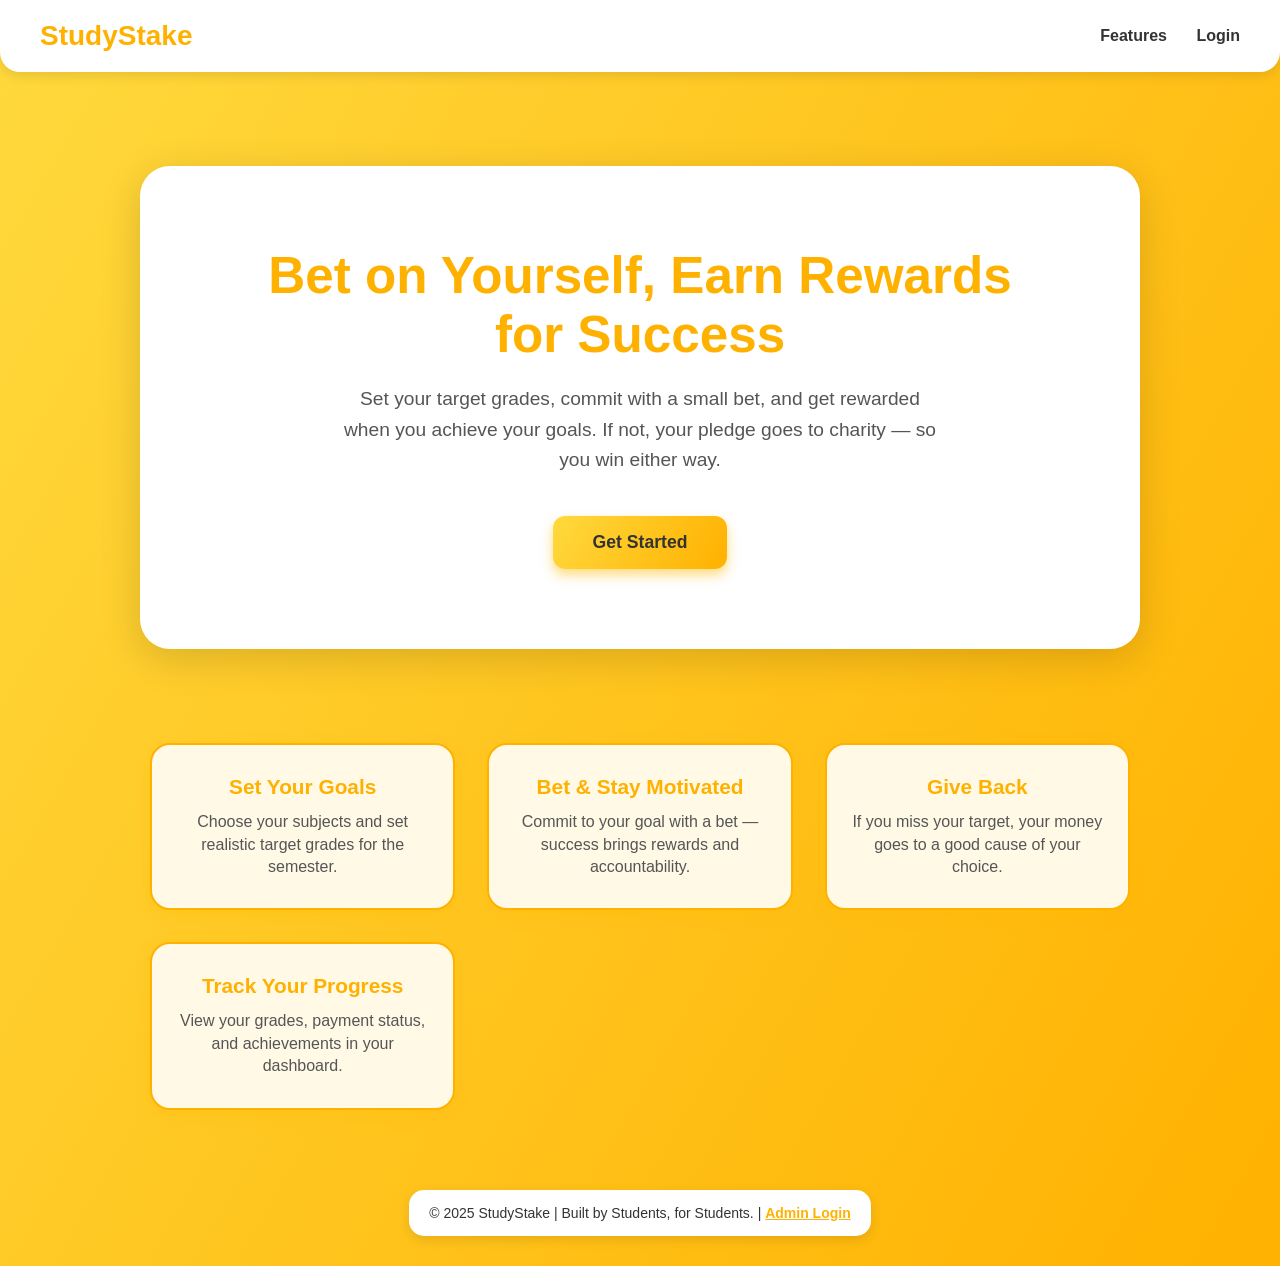
<file: LabActivity - 1128/index.html>
<!DOCTYPE html>
<html>
<head>
  <title>StudyStake | Bet on Your Grades</title>
  <style>
    * {
      margin: 0;
      padding: 0;
      box-sizing: border-box;
      font-family: "Poppins", sans-serif;
    }

    body {
      background: linear-gradient(120deg, #FFD93D, #FFB100);
      color: #333;
      min-height: 100vh;
      display: flex;
      flex-direction: column;
      font-weight: 500;
    }

    header {
      background: #fff;
      padding: 20px 40px;
      display: flex;
      justify-content: space-between;
      align-items: center;
      box-shadow: 0 4px 12px rgba(0,0,0,0.1);
      position: sticky;
      top: 0;
      z-index: 100;
      border-radius: 0 0 20px 20px;
    }

    header h1 {
      font-size: 28px;
      color: #FFB100;
      font-weight: 700;
    }

    nav a {
      margin-left: 25px;
      text-decoration: none;
      color: #333;
      font-weight: 600;
      transition: color 0.3s;
    }

    nav a:hover {
      color: #FFB100;
    }

    .hero {
      flex: 1;
      display: flex;
      align-items: center;
      justify-content: center;
      padding: 80px 10%;
      background: #fff;
      border-radius: 30px;
      margin: 40px auto;
      max-width: 1000px;
      box-shadow: 0 10px 40px rgba(0,0,0,0.15);
      text-align: center;
      flex-direction: column;
      color: #333;
    }

    .hero h2 {
      font-size: 3.2rem;
      font-weight: 700;
      margin-bottom: 20px;
      color: #FFB100;
    }

    .hero p {
      font-size: 1.2rem;
      color: #555;
      max-width: 600px;
      margin-bottom: 40px;
      line-height: 1.6;
    }

    .hero button {
      background: linear-gradient(120deg, #FFD93D, #FFB100);
      color: #333;
      border: none;
      padding: 16px 40px;
      border-radius: 12px;
      font-size: 1.1rem;
      cursor: pointer;
      font-weight: 700;
      box-shadow: 0 6px 12px rgba(255, 185, 0, 0.5);
      transition: background 0.3s, transform 0.3s;
    }

    .hero button:hover {
      background: linear-gradient(120deg, #FFB100, #FFD93D);
      transform: translateY(-4px);
    }

    .features {
      max-width: 1000px;
      margin: 0 auto 80px;
      display: grid;
      grid-template-columns: repeat(auto-fit, minmax(250px, 1fr));
      gap: 32px;
      padding: 0 10px;
      color: #333;
    }

    .feature-card {
      background: #fff9e6;
      border: 2px solid #FFB100;
      border-radius: 20px;
      padding: 30px 25px;
      box-shadow: 0 5px 15px rgba(255, 185, 0, 0.3);
      transition: transform 0.3s, box-shadow 0.3s;
      text-align: center;
    }

    .feature-card:hover {
      transform: translateY(-6px);
      box-shadow: 0 10px 30px rgba(255, 185, 0, 0.5);
    }

    .feature-card h3 {
      font-size: 1.3rem;
      margin-bottom: 12px;
      color: #FFB100;
    }

    .feature-card p {
      font-size: 1rem;
      color: #555;
      line-height: 1.4;
    }

    footer {
      background: #fff;
      max-width: 1000px;
      margin: 0 auto 30px;
      padding: 15px 20px;
      text-align: center;
      font-size: 14px;
      font-weight: 500;
      border-radius: 15px;
      box-shadow: 0 4px 12px rgba(0,0,0,0.1);
      color: #333;
    }

    footer a {
      color: #FFB100;
      font-weight: 600;
      text-decoration: underline;
      transition: color 0.3s;
    }

    footer a:hover {
      color: #FFD93D;
    }

    /* Responsive */
    @media (max-width: 720px) {
      .hero h2 {
        font-size: 2.4rem;
      }
      .hero p {
        font-size: 1rem;
      }
      .features {
        grid-template-columns: 1fr;
        padding: 0 20px;
      }
      footer {
        margin: 20px;
      }
    }
  </style>
</head>
<body>
  <header>
    <h1>StudyStake</h1>
    <nav>
      <a href="#features">Features</a>
      <a href="login.html">Login</a>
    </nav>
  </header>
	
	<br><br><br>
	
  <section class="hero">
    <h2>Bet on Yourself, Earn Rewards for Success</h2>
    <p>Set your target grades, commit with a small bet, and get rewarded when you achieve your goals. If not, your pledge goes to charity — so you win either way.</p>
    <button onclick="window.location.href='login.html'">Get Started</button>
  </section>
  
	<br><br><br>

  <section class="features" id="features">
    <div class="feature-card">
      <h3>Set Your Goals</h3>
      <p>Choose your subjects and set realistic target grades for the semester.</p>
    </div>

    <div class="feature-card">
      <h3>Bet & Stay Motivated</h3>
      <p>Commit to your goal with a bet — success brings rewards and accountability.</p>
    </div>

    <div class="feature-card">
      <h3>Give Back</h3>
      <p>If you miss your target, your money goes to a good cause of your choice.</p>
    </div>

    <div class="feature-card">
      <h3>Track Your Progress</h3>
      <p>View your grades, payment status, and achievements in your dashboard.</p>
    </div>
  </section>

  <footer>
    <p>© 2025 StudyStake | Built by Students, for Students. | <a href="admin_login.html">Admin Login</a></p>
  </footer>
</body>
</html>
</file>
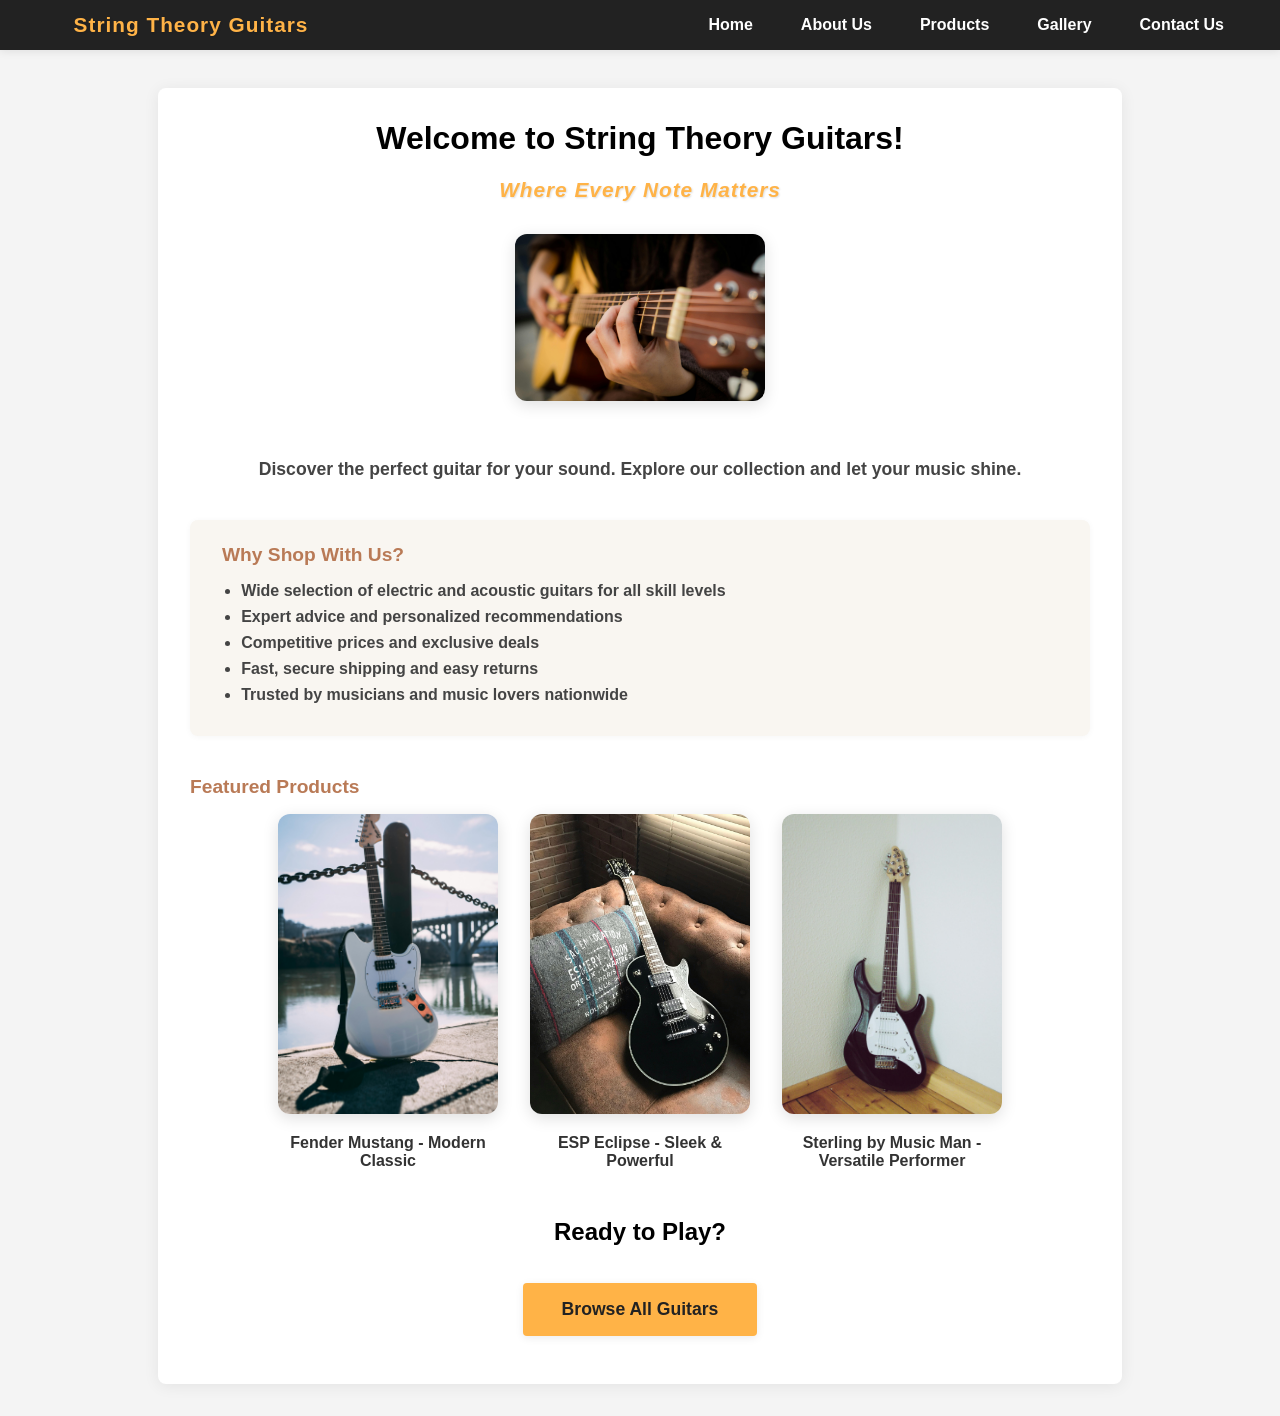
<file: LabExam/index.html>
<!DOCTYPE html>
<html lang="en">
<head>
    <meta charset="UTF-8">
    <meta name="viewport" content="width=device-width, initial-scale=1.0">
    <title>Home</title>
    <link rel="stylesheet" href="style.css">
</head>
<body>
    <nav>
        <div class="nav-branding">
            <span class="shop-name">String Theory Guitars</span>
        </div>
        <ul>
            <li><a href="index.html">Home</a></li>
            <li><a href="aboutus.html">About Us</a></li>
            <li><a href="products.html">Products</a></li>
            <li><a href="gallery.html">Gallery</a></li>
            <li><a href="contactus.html">Contact Us</a></li>
        </ul>
    </nav>
    <div class="container">
        <main>
            <h1>Welcome to String Theory Guitars!</h1>
            <div class="slogan">Where Every Note Matters</div>
            <div class="guitar-gallery">
                <img src="guitar3.jpg" alt="Close-up of hand playing acoustic guitar" class="guitar-img guitar-img-large">
            </div>
            <p class="home-desc">Discover the perfect guitar for your sound. Explore our collection and let your music shine.</p>

            <section class="highlights">
                <h2>Why Shop With Us?</h2>
                <ul>
                    <li>Wide selection of electric and acoustic guitars for all skill levels</li>
                    <li>Expert advice and personalized recommendations</li>
                    <li>Competitive prices and exclusive deals</li>
                    <li>Fast, secure shipping and easy returns</li>
                    <li>Trusted by musicians and music lovers nationwide</li>
                </ul>
            </section>

            <section class="featured-products">
                <h2>Featured Products</h2>
                <div class="featured-list">
                    <div class="featured-item">
                        <img src="guitar1.jpg" alt="Electric guitar by the water" class="guitar-img">
                        <div class="featured-caption">Fender Mustang - Modern Classic</div>
                    </div>
                    <div class="featured-item">
                        <img src="guitar2.jpg" alt="Black electric guitar on couch" class="guitar-img">
                        <div class="featured-caption">ESP Eclipse - Sleek & Powerful</div>
                    </div>
                    <div class="featured-item">
                        <img src="guitar4.jpg" alt="Black electric guitar in corner" class="guitar-img">
                        <div class="featured-caption">Sterling by Music Man - Versatile Performer</div>
                    </div>
                </div>
            </section>

            <section class="cta">
                <h2>Ready to Play?</h2>
                <a href="products.html" class="cta-btn">Browse All Guitars</a>
            </section>
        </main>
    </div>
</body>
<script src="script.js"></script>
</html>
</file>
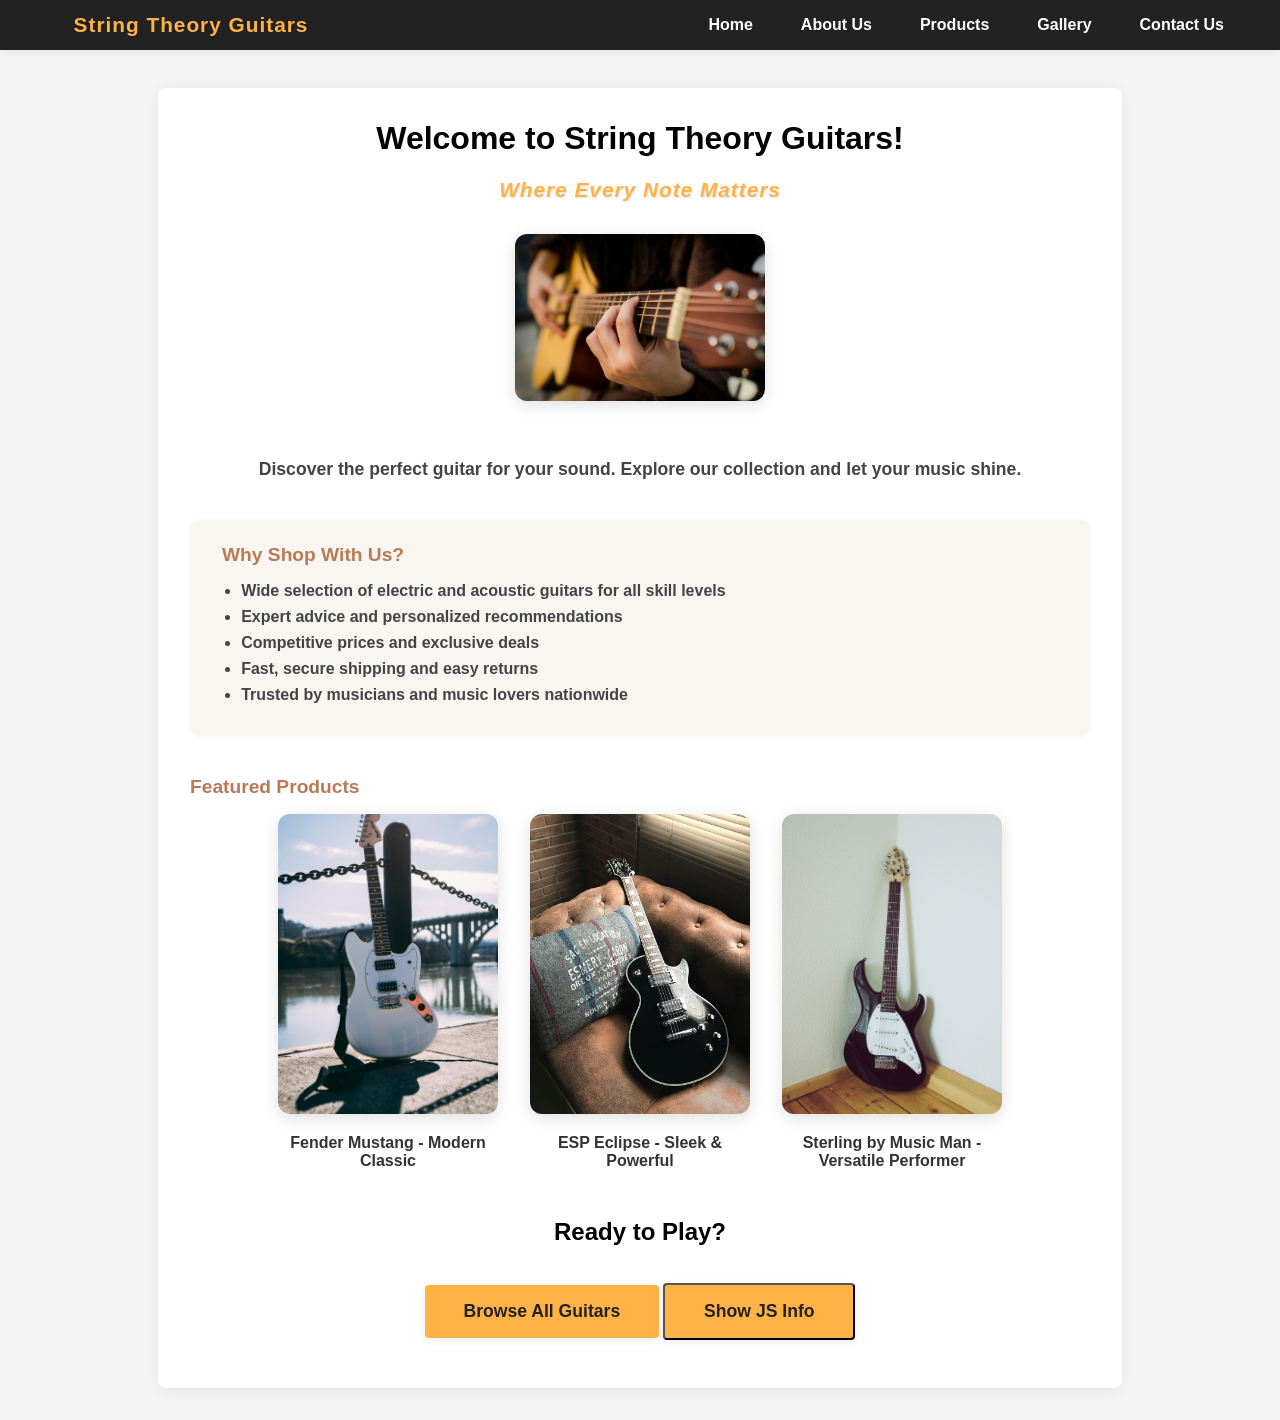
<file: MidtermQuiz1/index.html>
<!DOCTYPE html>
<html lang="en">
<head>
    <meta charset="UTF-8">
    <meta name="viewport" content="width=device-width, initial-scale=1.0">
    <title>Home</title>
    <link rel="stylesheet" href="style.css">
</head>
<body>
    <nav>
        <div class="nav-branding">
            <span class="shop-name">String Theory Guitars</span>
        </div>
        <ul>
            <li><a href="index.html">Home</a></li>
            <li><a href="aboutus.html">About Us</a></li>
            <li><a href="products.html">Products</a></li>
            <li><a href="gallery.html">Gallery</a></li>
            <li><a href="contactus.html">Contact Us</a></li>
        </ul>
    </nav>
    <div class="container">
        <main>
            <h1>Welcome to String Theory Guitars!</h1>
            <div class="slogan">Where Every Note Matters</div>
            <div class="guitar-gallery">
                <img src="guitar3.jpg" alt="Close-up of hand playing acoustic guitar" class="guitar-img guitar-img-large">
            </div>
            <p class="home-desc">Discover the perfect guitar for your sound. Explore our collection and let your music shine.</p>

            <section class="highlights">
                <h2>Why Shop With Us?</h2>
                <ul>
                    <li>Wide selection of electric and acoustic guitars for all skill levels</li>
                    <li>Expert advice and personalized recommendations</li>
                    <li>Competitive prices and exclusive deals</li>
                    <li>Fast, secure shipping and easy returns</li>
                    <li>Trusted by musicians and music lovers nationwide</li>
                </ul>
            </section>

            <section class="featured-products">
                <h2>Featured Products</h2>
                <div class="featured-list">
                    <div class="featured-item">
                        <img src="guitar1.jpg" alt="Electric guitar by the water" class="guitar-img">
                        <div class="featured-caption">Fender Mustang - Modern Classic</div>
                    </div>
                    <div class="featured-item">
                        <img src="guitar2.jpg" alt="Black electric guitar on couch" class="guitar-img">
                        <div class="featured-caption">ESP Eclipse - Sleek & Powerful</div>
                    </div>
                    <div class="featured-item">
                        <img src="guitar4.jpg" alt="Black electric guitar in corner" class="guitar-img">
                        <div class="featured-caption">Sterling by Music Man - Versatile Performer</div>
                    </div>
                </div>
            </section>

            <section class="cta">
                <h2>Ready to Play?</h2>
                <a href="products.html" class="cta-btn">Browse All Guitars</a>
                <button id="showJsInfo" class="cta-btn" type="button">Show JS Info</button>
            </section>
        </main>
    </div>
</body>
<script src="script.js"></script>
</html>
</file>
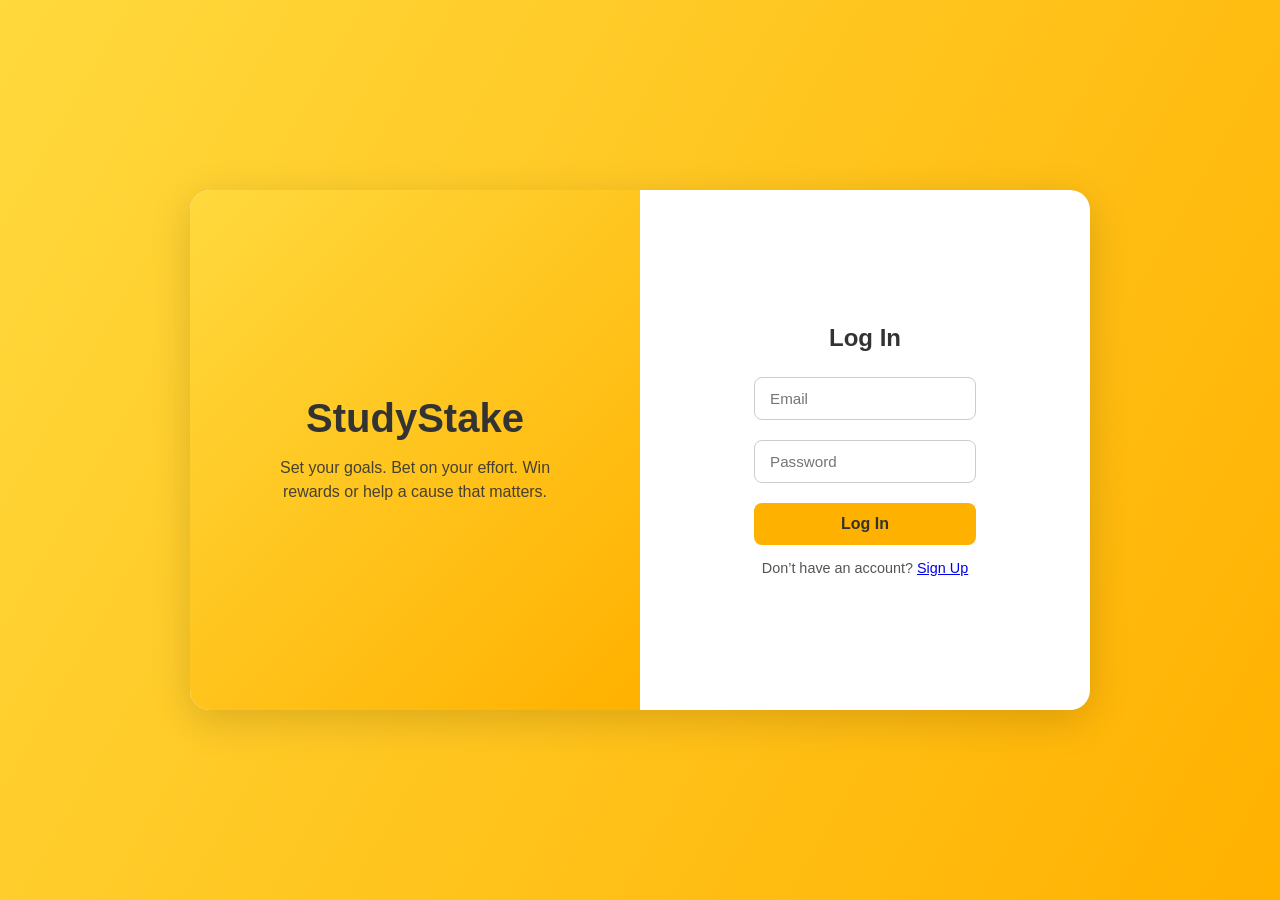
<file: LabActivity - 1128/login.html>
<!DOCTYPE html>
<html>
<head>
  <title>StudyStake | Login</title>
  <style>
    * {
      margin: 0;
      padding: 0;
      box-sizing: border-box;
      font-family: "Poppins", sans-serif;
    }

    body {
      display: flex;
      height: 100vh;
      background: linear-gradient(120deg, #FFD93D, #FFB100);
      align-items: center;
      justify-content: center;
    }

    .wrapper {
      display: flex;
      width: 900px;
      height: 520px;
      background: #fff;
      border-radius: 20px;
      overflow: hidden;
      box-shadow: 0 10px 40px rgba(0, 0, 0, 0.15);
    }

    .left {
      width: 50%;
      background: linear-gradient(135deg, #FFD93D, #FFB100);
      color: #333;
      display: flex;
      flex-direction: column;
      justify-content: center;
      align-items: center;
      text-align: center;
      padding: 40px;
    }

    .left h1 {
      font-size: 2.5em;
      font-weight: 700;
      margin-bottom: 15px;
    }

    .left p {
      font-size: 1em;
      line-height: 1.5;
      max-width: 320px;
      opacity: 0.9;
    }

    .right {
      width: 50%;
      padding: 50px;
      display: flex;
      flex-direction: column;
      justify-content: center;
      align-items: center;
      position: relative;
    }

    h2 {
      margin-bottom: 25px;
      color: #333;
    }

    .input-box {
      width: 100%;
      margin-bottom: 20px;
      position: relative;
    }

    .input-box input {
      width: 100%;
      padding: 12px 15px;
      border: 1px solid #ccc;
      border-radius: 8px;
      font-size: 0.95em;
      transition: 0.2s;
    }

    .input-box input:focus {
      border-color: #FFB100;
      box-shadow: 0 0 0 2px rgba(255, 185, 0, 0.2);
      outline: none;
    }

    .btn {
      width: 100%;
      padding: 12px;
      background: #FFB100;
      border: none;
      color: #333;
      font-size: 1em;
      border-radius: 8px;
      cursor: pointer;
      transition: 0.3s;
      font-weight: 600;
    }

    .btn:hover {
      background: #e0a000;
    }

    .toggle {
      margin-top: 15px;
      font-size: 0.9em;
      color: #555;
    }

    .toggle span {
      color: #FFB100;
      cursor: pointer;
      font-weight: 600;
      transition: 0.2s;
    }

    .toggle span:hover {
      text-decoration: underline;
    }

    .fade {
      animation: fadeIn 0.4s ease-in-out;
    }

    @keyframes fadeIn {
      from {opacity: 0; transform: translateY(10px);}
      to {opacity: 1; transform: translateY(0);}
    }

    @media (max-width: 800px) {
      .wrapper {
        flex-direction: column;
        width: 95%;
        height: auto;
      }
      .left, .right {
        width: 100%;
        height: auto;
      }
      .left {
        padding: 30px;
      }
      .error {
        color: red;
        font-size: 12px;
      }
    }
  </style>
</head>
<body>

  <div class="wrapper">
    <div class="left">
      <h1>StudyStake</h1>
      <p>Set your goals. Bet on your effort. Win rewards or help a cause that matters.</p>
    </div>

    <div class="right fade" id="form-container">
      <h2 id="form-title">Log In</h2>

      <form id="auth-form" action="login_process.php" method="POST">
        <div class="input-box">
          <input type="email" id="email" name="email" placeholder="Email" required />
          <span id="emailError" class="error"></span>
        </div>

        <div class="input-box">
          <input type="password" id="password" name="password" placeholder="Password" required />
          <span id="passwordError" class="error"></span>
        </div>

        <button type="submit" class="btn" id="submit-btn">Log In</button>
      </form>

      <div class="toggle">
        <p id="toggle-text">Don’t have an account? <a href="signup.html">Sign Up</a></p>
      </div>
    </div>
  </div>

</body>
</html>
</file>
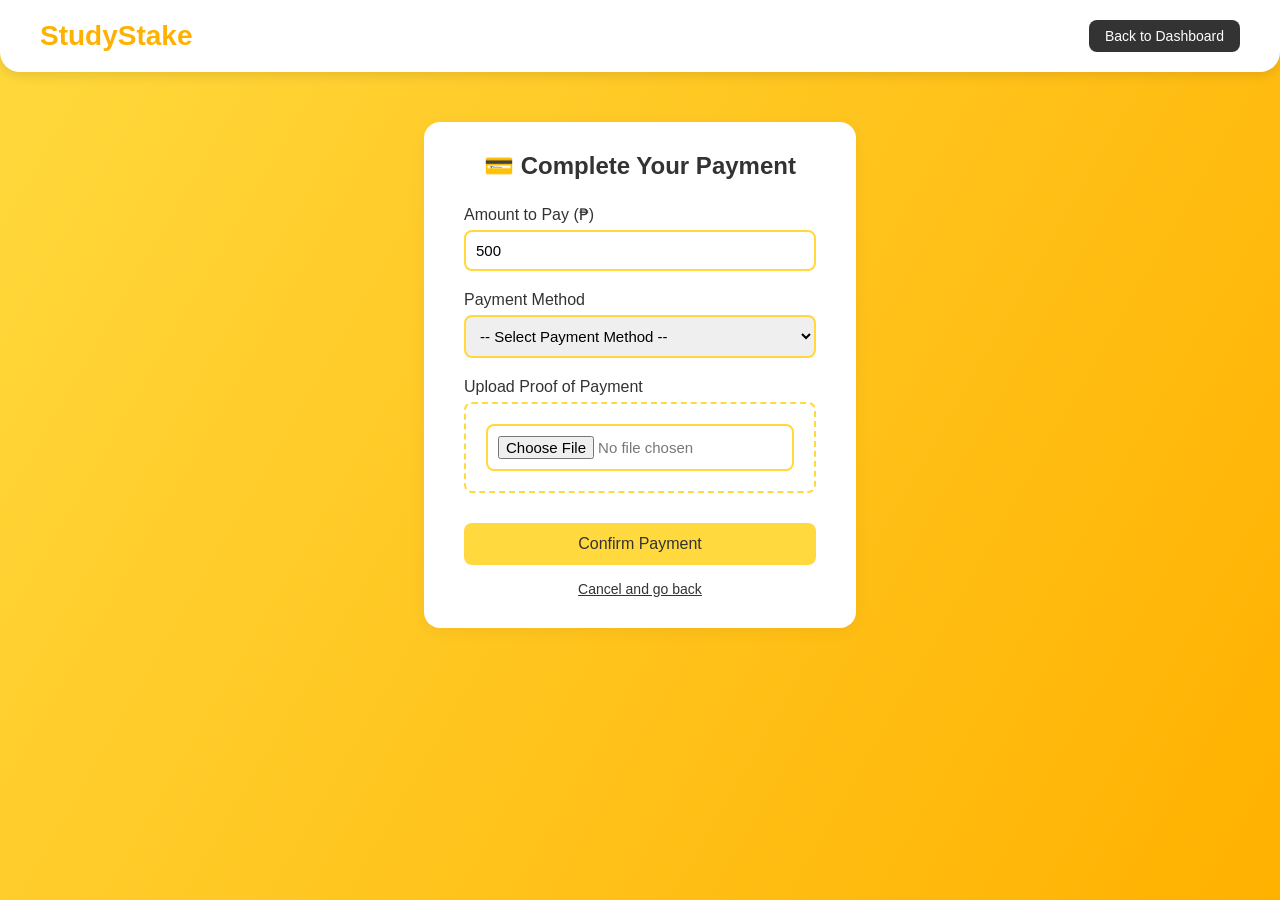
<file: LabActivity - 1128/payment.html>
<!DOCTYPE html>
<head>
  <title>Payment | StudyStake</title>
  <style>
    * {
      margin: 0;
      padding: 0;
      box-sizing: border-box;
      font-family: "Poppins", sans-serif;
    }

    body {
      background: linear-gradient(120deg, #FFD93D, #FFB100);
      color: #333;
      min-height: 100vh;
      display: flex;
      flex-direction: column;
      font-weight: 500;
    }

    header {
      background: #fff;
      padding: 20px 40px;
      display: flex;
      justify-content: space-between;
      align-items: center;
      box-shadow: 0 4px 12px rgba(0,0,0,0.1);
      position: sticky;
      top: 0;
      z-index: 100;
      border-radius: 0 0 20px 20px;
    }

    header h1 {
      font-size: 28px;
      color: #FFB100;
      font-weight: 700;
    }

    header a {
      background-color: #333;
      color: #fff;
      text-decoration: none;
      padding: 8px 16px;
      border-radius: 8px;
      font-size: 14px;
      transition: 0.3s;
    }

    header a:hover {
      background-color: #555;
    }

    .container {
      max-width: 600px;
      margin: 50px auto;
      background: #fff;
      border-radius: 16px;
      box-shadow: 0 4px 15px rgba(0,0,0,0.05);
      padding: 30px 40px;
    }

    h2 {
      text-align: center;
      margin-bottom: 25px;
      color: #333;
    }

    form {
      display: flex;
      flex-direction: column;
      gap: 20px;
    }

    label {
      font-weight: 500;
      margin-bottom: 6px;
      display: block;
    }

    input, select {
      width: 100%;
      padding: 10px;
      border-radius: 8px;
      border: 2px solid #FFD93D;
      outline: none;
      transition: 0.3s;
      font-size: 15px;
    }

    input:focus, select:focus {
      border-color: #ffcc00;
      background-color: #fffce0;
    }

    button {
      background-color: #FFD93D;
      color: #333;
      border: none;
      padding: 12px;
      border-radius: 8px;
      font-size: 16px;
      cursor: pointer;
      transition: 0.3s;
      margin-top: 10px;
    }

    button:hover {
      background-color: #ffcc00;
    }

    .upload {
      border: 2px dashed #FFD93D;
      border-radius: 8px;
      padding: 20px;
      text-align: center;
      color: #777;
    }

    .back-link {
      text-align: center;
      margin-top: 15px;
    }

    .back-link a {
      color: #333;
      text-decoration: underline;
      font-size: 14px;
    }

    .back-link a:hover {
      color: #ffb703;
    }

    /* Responsive */
    @media (max-width: 720px) {
      .container {
        padding: 20px;
      }
      h2 {
        font-size: 2rem;
      }
      label, input, select {
        font-size: 14px;
      }
    }
  </style>
</head>
<body>
  <header>
    <h1>StudyStake</h1>
    <a href="dashboard.html">Back to Dashboard</a>
  </header>

  <div class="container">
    <h2>💳 Complete Your Payment</h2>

    <form action="dashboard.html" method="POST">
      <div>
        <label for="amount">Amount to Pay (₱)</label>
        <input type="number" id="amount" name="amount" value="500" readonly>
      </div>

      <div>
        <label for="method">Payment Method</label>
        <select id="method" name="method" required>
          <option value="">-- Select Payment Method --</option>
          <option value="gcash">GCash</option>
          <option value="maya">Maya</option>
          <option value="paypal">PayPal</option>
          <option value="card">Credit / Debit Card</option>
        </select>
      </div>

      <div>
        <label>Upload Proof of Payment</label>
        <div class="upload">
          <input type="file" name="receipt" accept="image/*" required>
        </div>
      </div>

      <button type="submit">Confirm Payment</button>
    </form>

    <div class="back-link">
      <a href="set_target.html">Cancel and go back</a>
    </div>
  </div>
</body>
</html>
</file>
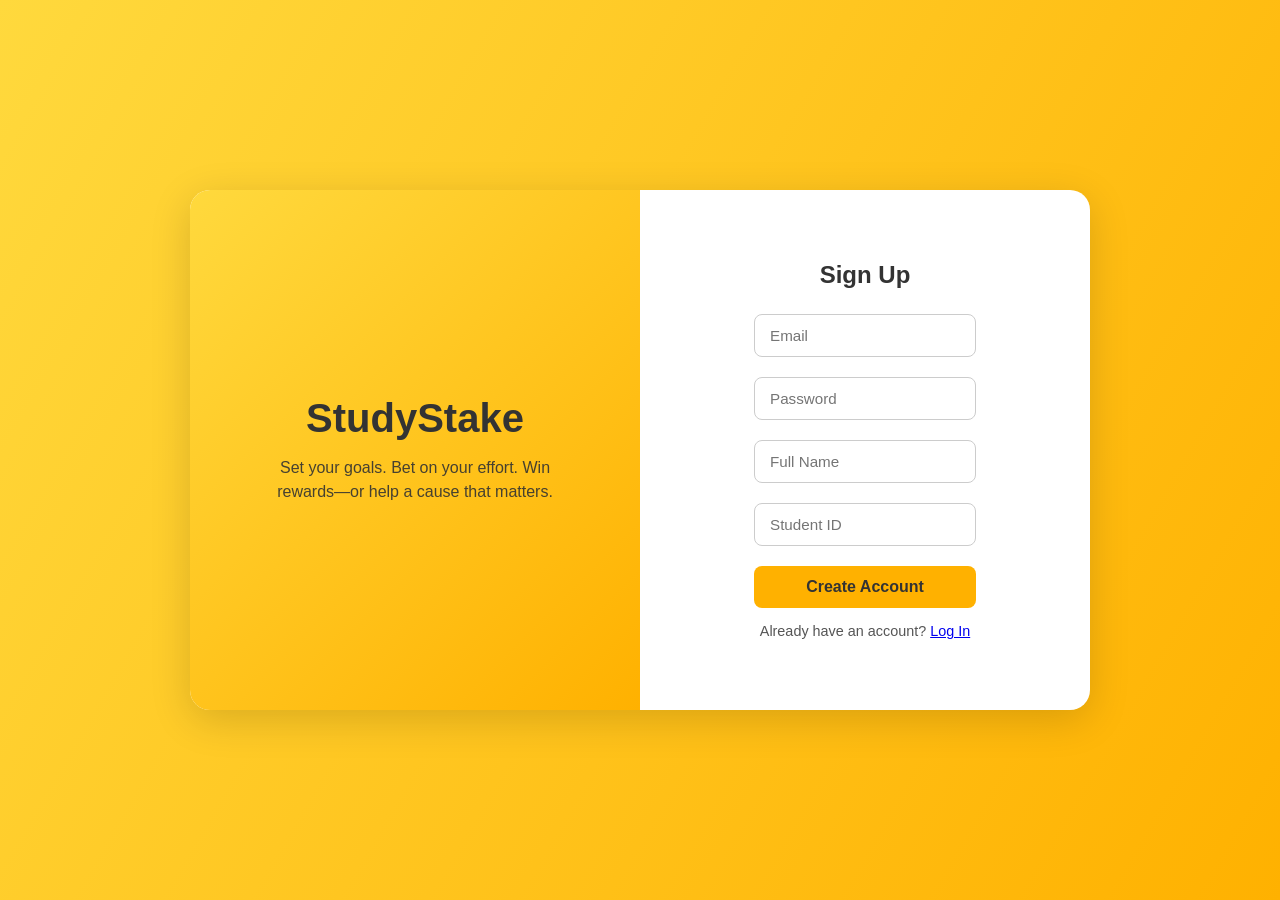
<file: LabActivity - 1128/signup.html>
<!DOCTYPE html>
<html>
<head>
  <title>StudyStake | Sign Up</title>
  <style>
    * {
      margin: 0;
      padding: 0;
      box-sizing: border-box;
      font-family: "Poppins", sans-serif;
    }

    body {
      display: flex;
      height: 100vh;
      background: linear-gradient(120deg, #FFD93D, #FFB100);
      align-items: center;
      justify-content: center;
    }

    .wrapper {
      display: flex;
      width: 900px;
      height: 520px;
      background: #fff;
      border-radius: 20px;
      overflow: hidden;
      box-shadow: 0 10px 40px rgba(0, 0, 0, 0.15);
    }

    .left {
      width: 50%;
      background: linear-gradient(135deg, #FFD93D, #FFB100);
      color: #333;
      display: flex;
      flex-direction: column;
      justify-content: center;
      align-items: center;
      text-align: center;
      padding: 40px;
    }

    .left h1 {
      font-size: 2.5em;
      font-weight: 700;
      margin-bottom: 15px;
    }

    .left p {
      font-size: 1em;
      line-height: 1.5;
      max-width: 320px;
      opacity: 0.9;
    }

    .right {
      width: 50%;
      padding: 50px;
      display: flex;
      flex-direction: column;
      justify-content: center;
      align-items: center;
      position: relative;
    }

    h2 {
      margin-bottom: 25px;
      color: #333;
    }

    .input-box {
      width: 100%;
      margin-bottom: 20px;
      position: relative;
    }

    .input-box input {
      width: 100%;
      padding: 12px 15px;
      border: 1px solid #ccc;
      border-radius: 8px;
      font-size: 0.95em;
      transition: 0.2s;
    }

    .input-box input:focus {
      border-color: #FFB100;
      box-shadow: 0 0 0 2px rgba(255, 185, 0, 0.2);
      outline: none;
    }

    .btn {
      width: 100%;
      padding: 12px;
      background: #FFB100;
      border: none;
      color: #333;
      font-size: 1em;
      border-radius: 8px;
      cursor: pointer;
      transition: 0.3s;
      font-weight: 600;
    }

    .btn:hover {
      background: #e0a000;
    }

    .toggle {
      margin-top: 15px;
      font-size: 0.9em;
      color: #555;
    }

    .toggle span {
      color: #FFB100;
      cursor: pointer;
      font-weight: 600;
      transition: 0.2s;
    }

    .toggle span:hover {
      text-decoration: underline;
    }

    .fade {
      animation: fadeIn 0.4s ease-in-out;
    }

    @keyframes fadeIn {
      from {opacity: 0; transform: translateY(10px);}
      to {opacity: 1; transform: translateY(0);}
    }

    @media (max-width: 800px) {
      .wrapper {
        flex-direction: column;
        width: 95%;
        height: auto;
      }
      .left, .right {
        width: 100%;
        height: auto;
      }
      .left {
        padding: 30px;
      }
      .error {
        color: red;
        font-size: 12px;
      }
    }
  </style>
</head>
<body>

  <div class="wrapper">
    <div class="left">
      <h1>StudyStake</h1>
      <p>Set your goals. Bet on your effort. Win rewards—or help a cause that matters.</p>
    </div>

    <div class="right fade" id="form-container">
      <h2 id="form-title">Sign Up</h2>

      <form id="auth-form" action="process_form.php" method="POST">
        <div class="input-box">
          <input type="email" id="email" name="email" placeholder="Email" required />
          <span id="emailError" class="error"></span>
        </div>

        <div class="input-box">
          <input type="password" id="password" name="password" placeholder="Password" required />
          <span id="passwordError" class="error"></span>
        </div>

        <div id="extra-fields">
          <div class="input-box">
            <input type="text" id="name" name="name" placeholder="Full Name" required />
            <span id="nameError" class="error"></span>
          </div>
          <div class="input-box">
            <input type="text" id="student-id" name="student-id" placeholder="Student ID" required />
            <span id="studentIdError" class="error"></span>
          </div>
        </div>

        <button type="submit" class="btn" id="submit-btn">Create Account</button>
      </form>

      <div class="toggle">
        <p id="toggle-text">Already have an account? <a href="login.html">Log In</a></p>
      </div>
    </div>
  </div>

</body>
</html>
</file>
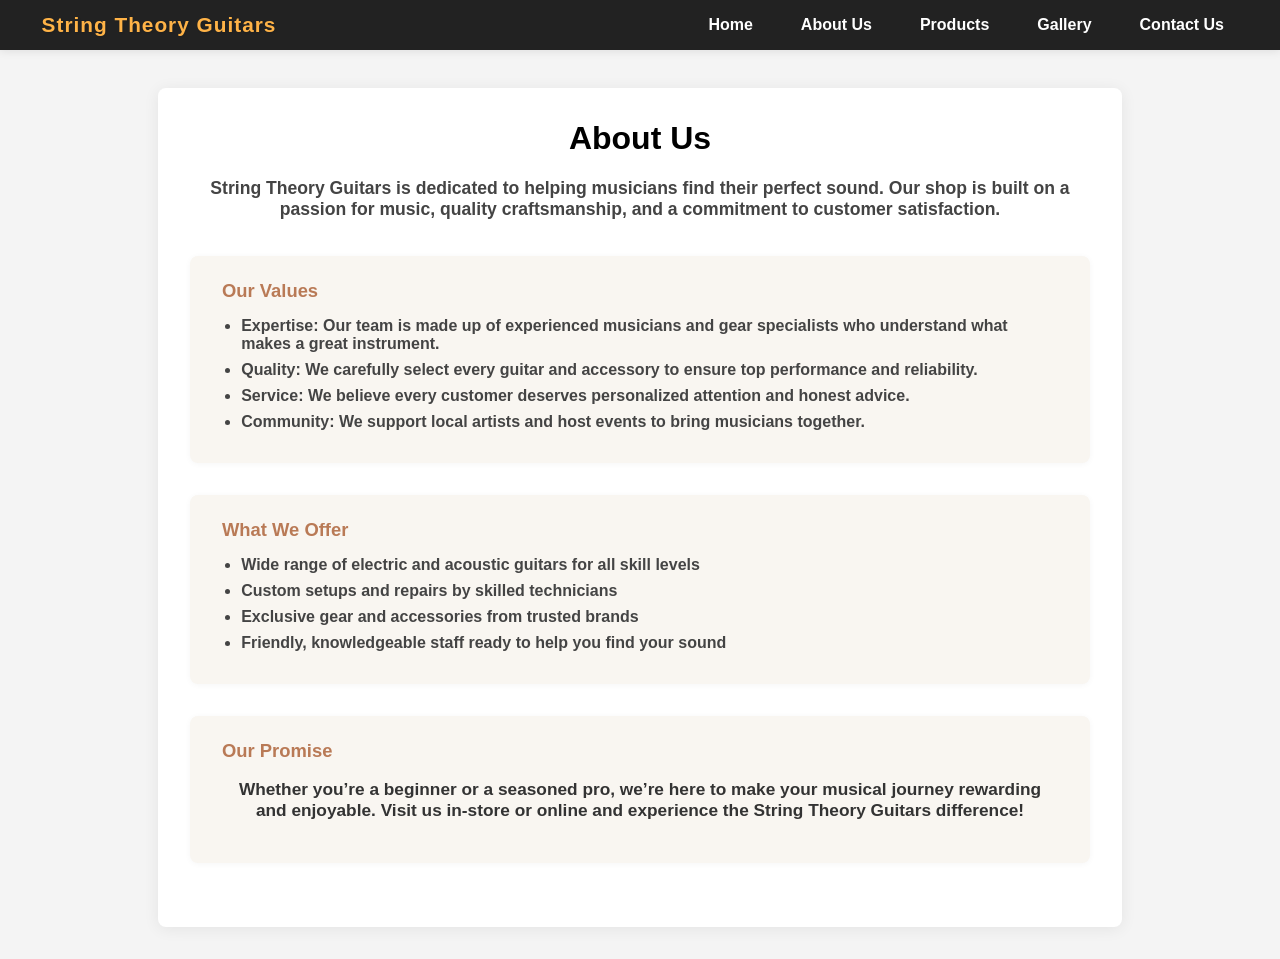
<file: LabExam/aboutus.html>
<!DOCTYPE html>
<html lang="en">
<head>
    <meta charset="UTF-8">
    <meta name="viewport" content="width=device-width, initial-scale=1.0">
    <title>About Us</title>
    <link rel="stylesheet" href="style.css">
</head>
<body>
    <nav>
        <span class="shop-name">String Theory Guitars</span>
        <ul>
            <li><a href="index.html">Home</a></li>
            <li><a href="aboutus.html">About Us</a></li>
            <li><a href="products.html">Products</a></li>
            <li><a href="gallery.html">Gallery</a></li>
            <li><a href="contactus.html">Contact Us</a></li>
        </ul>
    </nav>
    <div class="container">
        <main>
            <h1>About Us</h1>
            <section class="about-intro">
                <p>String Theory Guitars is dedicated to helping musicians find their perfect sound. Our shop is built on a passion for music, quality craftsmanship, and a commitment to customer satisfaction.</p>
            </section>
            <section class="about-values">
                <h2>Our Values</h2>
                <ul>
                    <li><strong>Expertise:</strong> Our team is made up of experienced musicians and gear specialists who understand what makes a great instrument.</li>
                    <li><strong>Quality:</strong> We carefully select every guitar and accessory to ensure top performance and reliability.</li>
                    <li><strong>Service:</strong> We believe every customer deserves personalized attention and honest advice.</li>
                    <li><strong>Community:</strong> We support local artists and host events to bring musicians together.</li>
                </ul>
            </section>
            <section class="about-expertise">
                <h2>What We Offer</h2>
                <ul>
                    <li>Wide range of electric and acoustic guitars for all skill levels</li>
                    <li>Custom setups and repairs by skilled technicians</li>
                    <li>Exclusive gear and accessories from trusted brands</li>
                    <li>Friendly, knowledgeable staff ready to help you find your sound</li>
                </ul>
            </section>
            <section class="about-customer">
                <h2>Our Promise</h2>
                <p>Whether you’re a beginner or a seasoned pro, we’re here to make your musical journey rewarding and enjoyable. Visit us in-store or online and experience the String Theory Guitars difference!</p>
            </section>
        </main>
    </div>
</body>
<script src="script.js"></script>
</html>
</file>
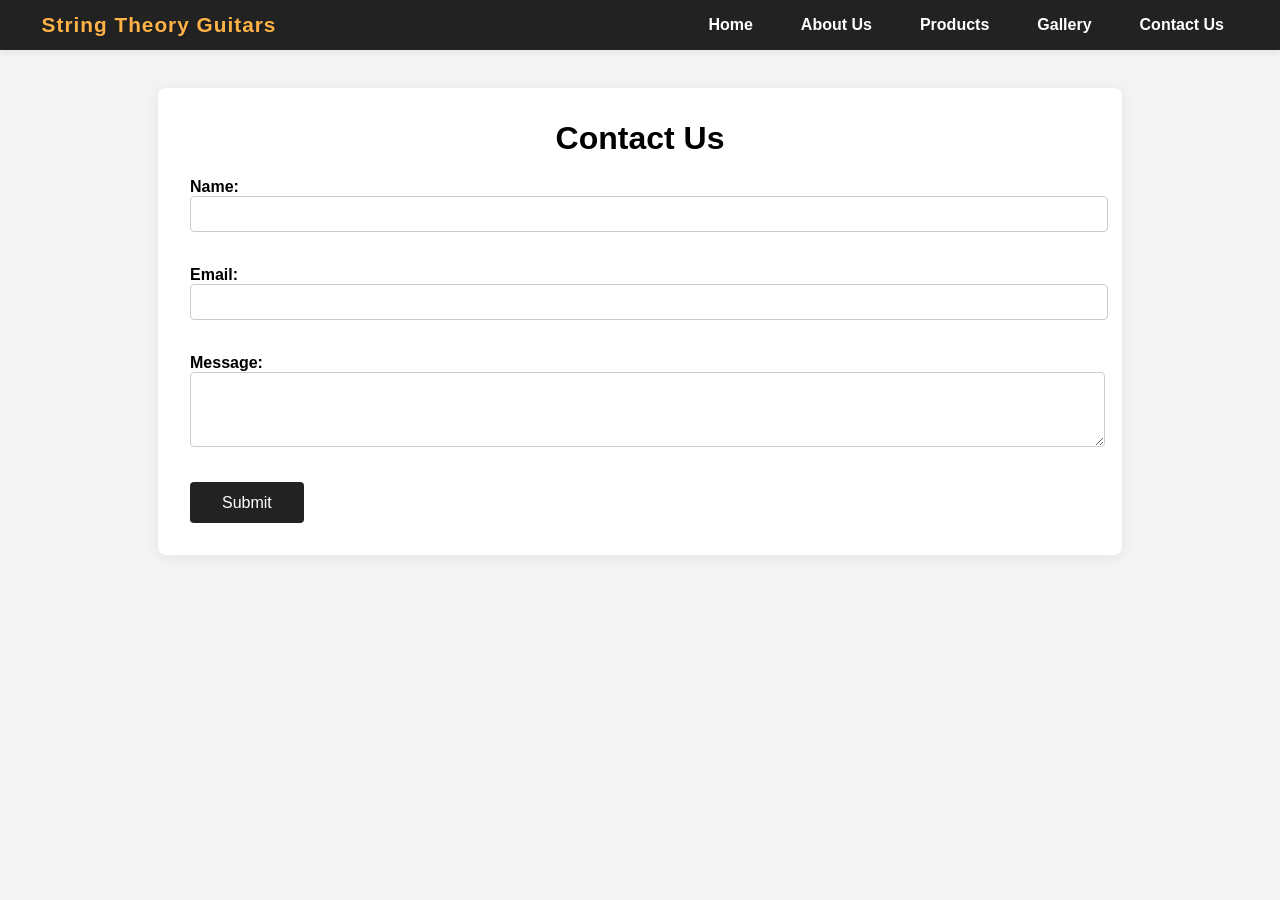
<file: LabExam/contactus.html>
<!DOCTYPE html>
<html lang="en">
<head>
    <meta charset="UTF-8">
    <meta name="viewport" content="width=device-width, initial-scale=1.0">
    <title>Contact Us</title>
    <link rel="stylesheet" href="style.css">
</head>
<body>
    <nav>
        <span class="shop-name">String Theory Guitars</span>
        <ul>
            <li><a href="index.html">Home</a></li>
            <li><a href="aboutus.html">About Us</a></li>
            <li><a href="products.html">Products</a></li>
            <li><a href="gallery.html">Gallery</a></li>
            <li><a href="contactus.html">Contact Us</a></li>
        </ul>
    </nav>
    <div class="container">
        <main>
            <h1>Contact Us</h1>
            <form action="thankyou.html" method="get">
                <label for="name">Name:</label><br>
                <input type="text" id="name" name="name" required><br><br>
                <label for="email">Email:</label><br>
                <input type="email" id="email" name="email" required><br><br>
                <label for="message">Message:</label><br>
                <textarea id="message" name="message" rows="4" required></textarea><br><br>
                <button type="submit">Submit</button>
            </form>
        </main>
    </div>
</body>
<script src="script.js"></script>
</html>
</file>
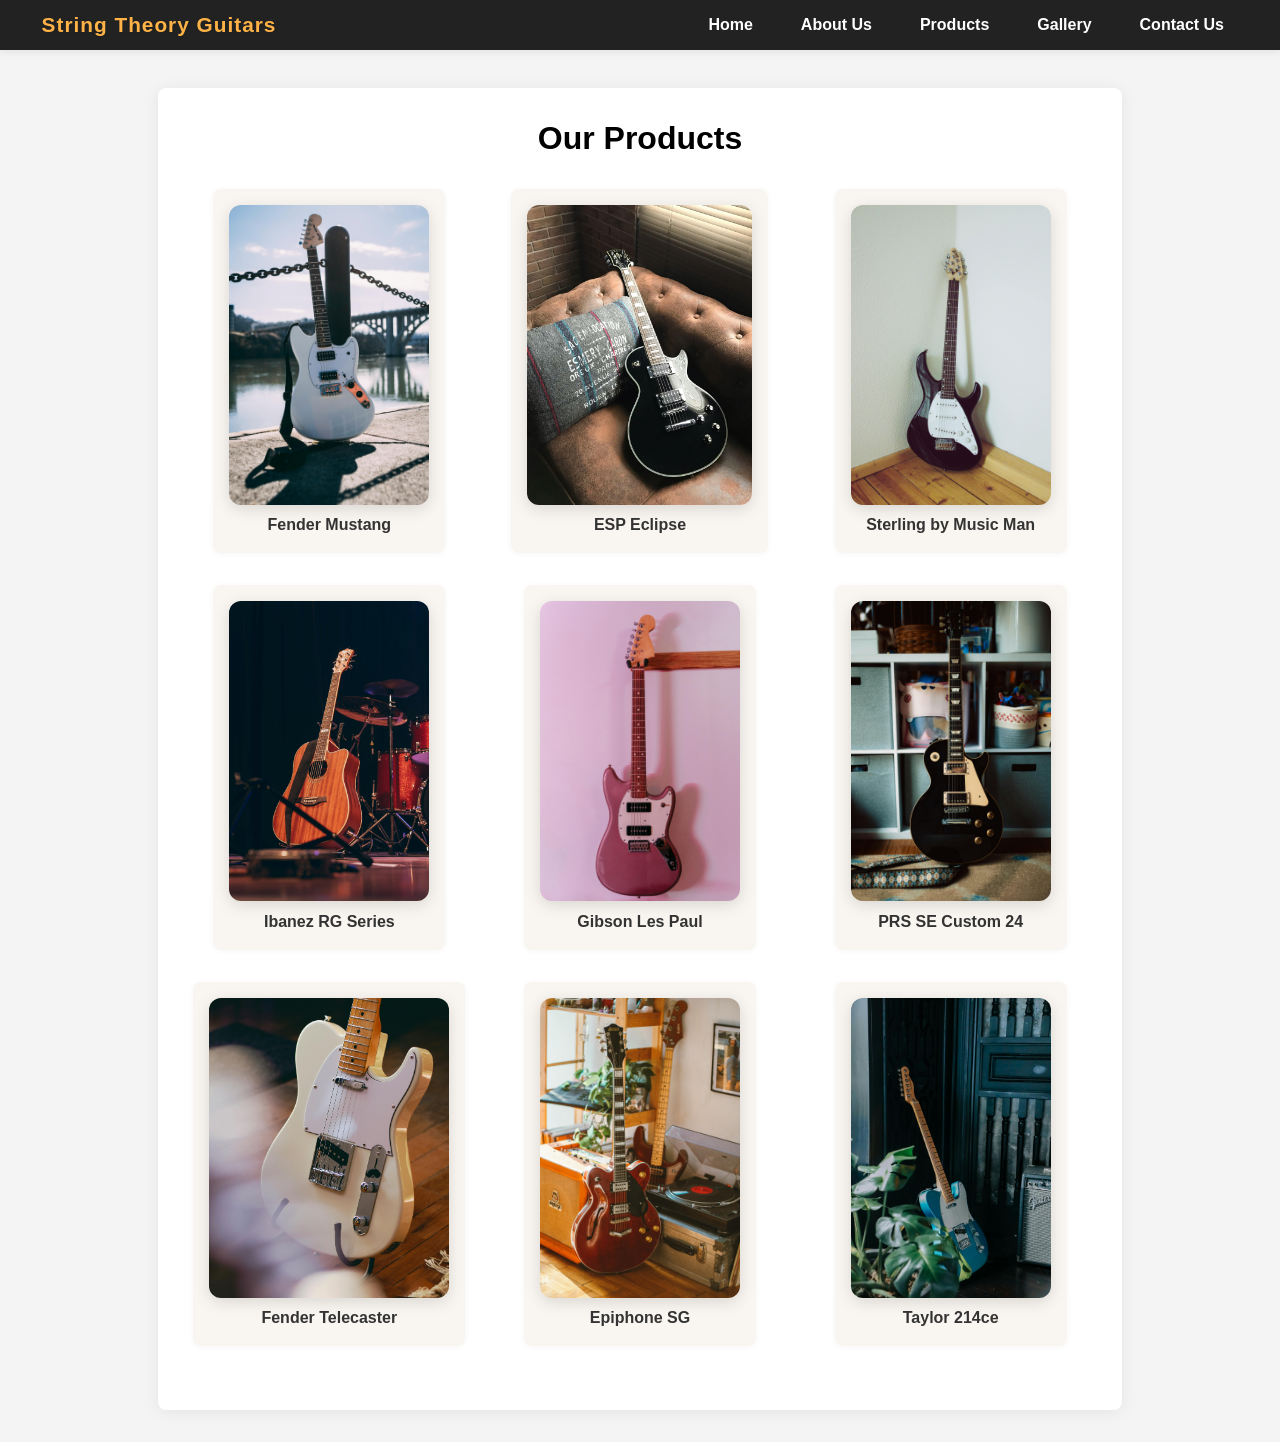
<file: LabExam/products.html>
<!DOCTYPE html>
<html lang="en">
<head>
    <meta charset="UTF-8">
    <meta name="viewport" content="width=device-width, initial-scale=1.0">
    <title>Products</title>
    <link rel="stylesheet" href="style.css">
</head>
<body>
    <nav>
        <span class="shop-name">String Theory Guitars</span>
        <ul>
            <li><a href="index.html">Home</a></li>
            <li><a href="aboutus.html">About Us</a></li>
            <li><a href="products.html">Products</a></li>
            <li><a href="gallery.html">Gallery</a></li>
            <li><a href="contactus.html">Contact Us</a></li>
        </ul>
    </nav>
    <div class="container">
        <main>
            <h1>Our Products</h1>
            <section class="products-gallery">
                <div class="products-grid">
                    <div class="product-item"><img src="guitar1.jpg" alt="Fender Mustang" class="guitar-img product-img"><div class="product-caption">Fender Mustang</div></div>
                    <div class="product-item"><img src="guitar2.jpg" alt="ESP Eclipse" class="guitar-img product-img"><div class="product-caption">ESP Eclipse</div></div>
                    <div class="product-item"><img src="guitar4.jpg" alt="Sterling by Music Man" class="guitar-img product-img"><div class="product-caption">Sterling by Music Man</div></div>
                    <div class="product-item"><img src="guitar5.jpg" alt="Ibanez RG Series" class="guitar-img product-img"><div class="product-caption">Ibanez RG Series</div></div>
                    <div class="product-item"><img src="guitar6.jpg" alt="Gibson Les Paul" class="guitar-img product-img"><div class="product-caption">Gibson Les Paul</div></div>
                    <div class="product-item"><img src="guitar7.jpg" alt="PRS SE Custom 24" class="guitar-img product-img"><div class="product-caption">PRS SE Custom 24</div></div>
                    <div class="product-item"><img src="guitar8.jpg" alt="Fender Telecaster" class="guitar-img product-img"><div class="product-caption">Fender Telecaster</div></div>
                    <div class="product-item"><img src="guitar9.jpg" alt="Epiphone SG" class="guitar-img product-img"><div class="product-caption">Epiphone SG</div></div>
                    <div class="product-item"><img src="guitar10.jpg" alt="Taylor 214ce" class="guitar-img product-img"><div class="product-caption">Taylor 214ce</div></div>
                </div>
            </section>
        </main>
    </div>
</body>
<script src="script.js"></script>
</html>
</file>
<file: LabExam/style.css>
.thankyou-message {
	text-align: center;
	font-size: 1.08em;
	color: #333;
	margin-top: 2em;
}
.gallery-intro {
	text-align: center;
	font-size: 1.1em;
	color: #444;
	margin-bottom: 2em;
}
.gallery-grid {
	display: grid;
	grid-template-columns: repeat(auto-fit, minmax(260px, 1fr));
	gap: 2em;
	justify-items: center;
	margin-bottom: 2em;
}
.gallery-img {
	width: 100%;
	max-width: 340px;
	height: 260px;
	object-fit: cover;
	border-radius: 12px;
	box-shadow: 0 4px 16px rgba(0,0,0,0.13);
	transition: transform 0.2s, box-shadow 0.2s;
}
.gallery-img:hover {
	transform: scale(1.08);
	box-shadow: 0 8px 32px rgba(0,0,0,0.18);
}
nav {
	z-index: 2;
}
.products-gallery {
	margin: 2em 0 2em 0;
}
.products-grid {
	display: grid;
	grid-template-columns: repeat(auto-fit, minmax(220px, 1fr));
	gap: 2em;
	justify-items: center;
}
.product-item {
	display: flex;
	flex-direction: column;
	align-items: center;
	background: #f9f6f1;
	border-radius: 8px;
	padding: 1em 1em 1.2em 1em;
	box-shadow: 0 1px 6px rgba(0,0,0,0.04);
}
.product-img {
	width: 220px;
	height: 300px;
	object-fit: cover;
	border-radius: 12px;
	transition: transform 0.2s, box-shadow 0.2s;
	margin-bottom: 0.7em;
}
.product-caption {
	font-size: 1em;
	color: #333;
	text-align: center;
}
.container {
	font-weight: bold;
}
.about-intro {
	font-size: 1.1em;
	color: #444;
	margin-bottom: 2em;
	text-align: center;
}
.about-values, .about-expertise, .about-customer {
	margin-bottom: 2em;
	background: #f9f6f1;
	border-radius: 8px;
	padding: 1.5em 2em;
	box-shadow: 0 1px 6px rgba(0,0,0,0.04);
}
.about-values h2, .about-expertise h2, .about-customer h2 {
	color: #b97a56;
	font-size: 1.15em;
	margin-top: 0;
}
.about-values ul, .about-expertise ul {
	margin: 0.7em 0 0 1.2em;
	padding: 0;
	color: #444;
	font-size: 1em;
}
.about-values li, .about-expertise li {
	margin-bottom: 0.5em;
}
.about-customer p {
	font-size: 1.08em;
	color: #333;
	text-align: center;
}
.featured-item .guitar-img {
	width: 220px;
	height: 300px;
	object-fit: cover;
	border-radius: 12px;
	box-shadow: 0 4px 16px rgba(0,0,0,0.13);
	transition: transform 0.2s, box-shadow 0.2s;
	margin-bottom: 0.5em;
}
.guitar-img-large {
	width: 100%;
	margin: 0 auto 2em auto;
	display: block;
	height: auto;
	box-shadow: 0 6px 32px rgba(0,0,0,0.13);
	object-fit: cover;
}
.guitar-gallery {
	justify-content: center;
}
.highlights {
	margin: 2.5em 0 2em 0;
	background: #f9f6f1;
	border-radius: 8px;
	padding: 1.5em 2em;
	box-shadow: 0 1px 6px rgba(0,0,0,0.04);
}
.highlights h2 {
	margin-top: 0;
	color: #b97a56;
	font-size: 1.2em;
}
.highlights ul {
	margin: 0.7em 0 0 1.2em;
	padding: 0;
	color: #444;
	font-size: 1em;
}
.highlights li {
	margin-bottom: 0.5em;
}

.featured-products {
	margin: 2.5em 0 2em 0;
}
.featured-products h2 {
	color: #b97a56;
	font-size: 1.2em;
	margin-top: 0;
}
.featured-list {
	display: flex;
	gap: 2em;
	justify-content: center;
	flex-wrap: wrap;
}
.featured-item {
	display: flex;
	flex-direction: column;
	align-items: center;
	max-width: 220px;
}
.featured-caption {
	margin-top: 0.7em;
	font-size: 1em;
	color: #333;
	text-align: center;
}

.cta {
	margin: 3em 0 1em 0;
	text-align: center;
}
.cta-btn {
	display: inline-block;
	background: #ffb347;
	color: #222;
	font-weight: bold;
	padding: 0.9em 2.2em;
	border-radius: 4px;
	text-decoration: none;
	font-size: 1.1em;
	margin-top: 1em;
	box-shadow: 0 2px 8px rgba(0,0,0,0.08);
	transition: background 0.2s, color 0.2s;
}
.cta-btn:hover {
	background: #222;
	color: #ffb347;
}
nav .nav-branding {
	display: flex;
	flex-direction: column;
	align-items: flex-start;
	margin-left: 2em;
	margin-right: auto;
}
.slogan {
	display: block;
	text-align: center;
	color: #ffb347;
	font-size: 1.3em;
	font-weight: bold;
	margin: 0.5em 0 1.5em 0;
	letter-spacing: 1px;
	font-family: 'Arial Black', Arial, sans-serif;
	text-shadow: 1px 1px 2px #1112;
	font-style: italic;
}

.guitar-gallery {
	display: flex;
	flex-wrap: wrap;
	gap: 2em;
	justify-content: center;
	margin: 2em 0 1.5em 0;
}
.guitar-img {
	max-width: 250px;
	width: 100%;
	border-radius: 12px;
	box-shadow: 0 4px 16px rgba(0,0,0,0.13);
	transition: transform 0.2s, box-shadow 0.2s;
}
.guitar-img:hover {
	transform: scale(1.08);
	box-shadow: 0 8px 32px rgba(0,0,0,0.18);
}

img:hover {
	transform: scale(1.08);
	transition: transform 0.2s, box-shadow 0.2s;
	z-index: 2;
}
.home-desc {
	text-align: center;
	font-size: 1.1em;
	color: #444;
	margin-top: 1.5em;
}

/* Fixed navigation bar at the top */
nav {
	position: fixed;
	top: 0;
	left: 0;
	width: 100%;
	background: #222;
	z-index: 1000;
	box-shadow: 0 2px 8px rgba(0,0,0,0.08);
}
nav {
	display: flex;
	align-items: center;
}
nav .shop-name {
	color: #ffb347;
	font-size: 1.3em;
	font-weight: bold;
	margin-left: 2em;
	margin-right: auto;
	letter-spacing: 1px;
	font-family: 'Arial Black', Arial, sans-serif;
	text-shadow: 1px 1px 2px #1112;
	white-space: nowrap;
}
nav ul {
	list-style: none;
	margin: 0 2em 0 0;
	padding: 0;
	display: flex;
	justify-content: flex-end;
}
nav ul li {
	margin: 0 1em;
}
nav ul li a {
	color: #fff;
	text-decoration: none;
	font-weight: bold;
	padding: 1em 0.5em;
	display: block;
	transition: color 0.2s;
}
nav ul li a:hover, nav ul li a:focus {
	color: #ffb347;
}

/* Container for all page content except nav */
.container {
	max-width: 900px;
	margin: 5.5em auto 2em auto;
	background: #fff;
	padding: 2em;
	border-radius: 8px;
	box-shadow: 0 2px 16px rgba(0,0,0,0.07);
}

body {
	margin: 0;
	font-family: Arial, sans-serif;
	background: #f4f4f4;
}

main h1 {
	margin-top: 0;
	text-align: center;
}

form label {
	font-weight: bold;
}
form input, form textarea {
	width: 100%;
	padding: 0.5em;
	margin-bottom: 1em;
	border: 1px solid #ccc;
	border-radius: 4px;
	font-size: 1em;
}
form button {
	background: #222;
	color: #fff;
	border: none;
	padding: 0.7em 2em;
	border-radius: 4px;
	font-size: 1em;
	cursor: pointer;
	transition: background 0.2s;
}
form button:hover {
	background: #ffb347;
	color: #222;
}
</file>
<file: MidtermQuiz1/style.css>
.thankyou-message {
	text-align: center;
	font-size: 1.08em;
	color: #333;
	margin-top: 2em;
}
.gallery-intro {
	text-align: center;
	font-size: 1.1em;
	color: #444;
	margin-bottom: 2em;
}
.gallery-grid {
	display: grid;
	grid-template-columns: repeat(auto-fit, minmax(260px, 1fr));
	gap: 2em;
	justify-items: center;
	margin-bottom: 2em;
}
.gallery-img {
	width: 100%;
	max-width: 340px;
	height: 260px;
	object-fit: cover;
	border-radius: 12px;
	box-shadow: 0 4px 16px rgba(0,0,0,0.13);
	transition: transform 0.2s, box-shadow 0.2s;
}
.gallery-img:hover {
	transform: scale(1.08);
	box-shadow: 0 8px 32px rgba(0,0,0,0.18);
}
nav {
	z-index: 2;
}
.products-gallery {
	margin: 2em 0 2em 0;
}
.products-grid {
	display: grid;
	grid-template-columns: repeat(auto-fit, minmax(220px, 1fr));
	gap: 2em;
	justify-items: center;
}
.product-item {
	display: flex;
	flex-direction: column;
	align-items: center;
	background: #f9f6f1;
	border-radius: 8px;
	padding: 1em 1em 1.2em 1em;
	box-shadow: 0 1px 6px rgba(0,0,0,0.04);
}
.product-img {
	width: 220px;
	height: 300px;
	object-fit: cover;
	border-radius: 12px;
	transition: transform 0.2s, box-shadow 0.2s;
	margin-bottom: 0.7em;
}
.product-caption {
	font-size: 1em;
	color: #333;
	text-align: center;
}
.container {
	font-weight: bold;
}
.about-intro {
	font-size: 1.1em;
	color: #444;
	margin-bottom: 2em;
	text-align: center;
}
.about-values, .about-expertise, .about-customer {
	margin-bottom: 2em;
	background: #f9f6f1;
	border-radius: 8px;
	padding: 1.5em 2em;
	box-shadow: 0 1px 6px rgba(0,0,0,0.04);
}
.about-values h2, .about-expertise h2, .about-customer h2 {
	color: #b97a56;
	font-size: 1.15em;
	margin-top: 0;
}
.about-values ul, .about-expertise ul {
	margin: 0.7em 0 0 1.2em;
	padding: 0;
	color: #444;
	font-size: 1em;
}
.about-values li, .about-expertise li {
	margin-bottom: 0.5em;
}
.about-customer p {
	font-size: 1.08em;
	color: #333;
	text-align: center;
}
.featured-item .guitar-img {
	width: 220px;
	height: 300px;
	object-fit: cover;
	border-radius: 12px;
	box-shadow: 0 4px 16px rgba(0,0,0,0.13);
	transition: transform 0.2s, box-shadow 0.2s;
	margin-bottom: 0.5em;
}
.guitar-img-large {
	width: 100%;
	margin: 0 auto 2em auto;
	display: block;
	height: auto;
	box-shadow: 0 6px 32px rgba(0,0,0,0.13);
	object-fit: cover;
}
.guitar-gallery {
	justify-content: center;
}
.highlights {
	margin: 2.5em 0 2em 0;
	background: #f9f6f1;
	border-radius: 8px;
	padding: 1.5em 2em;
	box-shadow: 0 1px 6px rgba(0,0,0,0.04);
}
.highlights h2 {
	margin-top: 0;
	color: #b97a56;
	font-size: 1.2em;
}
.highlights ul {
	margin: 0.7em 0 0 1.2em;
	padding: 0;
	color: #444;
	font-size: 1em;
}
.highlights li {
	margin-bottom: 0.5em;
}

.featured-products {
	margin: 2.5em 0 2em 0;
}
.featured-products h2 {
	color: #b97a56;
	font-size: 1.2em;
	margin-top: 0;
}
.featured-list {
	display: flex;
	gap: 2em;
	justify-content: center;
	flex-wrap: wrap;
}
.featured-item {
	display: flex;
	flex-direction: column;
	align-items: center;
	max-width: 220px;
}
.featured-caption {
	margin-top: 0.7em;
	font-size: 1em;
	color: #333;
	text-align: center;
}

.cta {
	margin: 3em 0 1em 0;
	text-align: center;
}
.cta-btn {
	display: inline-block;
	background: #ffb347;
	color: #222;
	font-weight: bold;
	padding: 0.9em 2.2em;
	border-radius: 4px;
	text-decoration: none;
	font-size: 1.1em;
	margin-top: 1em;
	box-shadow: 0 2px 8px rgba(0,0,0,0.08);
	transition: background 0.2s, color 0.2s;
}
.cta-btn:hover {
	background: #222;
	color: #ffb347;
}
nav .nav-branding {
	display: flex;
	flex-direction: column;
	align-items: flex-start;
	margin-left: 2em;
	margin-right: auto;
}
.slogan {
	display: block;
	text-align: center;
	color: #ffb347;
	font-size: 1.3em;
	font-weight: bold;
	margin: 0.5em 0 1.5em 0;
	letter-spacing: 1px;
	font-family: 'Arial Black', Arial, sans-serif;
	text-shadow: 1px 1px 2px #1112;
	font-style: italic;
}

.guitar-gallery {
	display: flex;
	flex-wrap: wrap;
	gap: 2em;
	justify-content: center;
	margin: 2em 0 1.5em 0;
}
.guitar-img {
	max-width: 250px;
	width: 100%;
	border-radius: 12px;
	box-shadow: 0 4px 16px rgba(0,0,0,0.13);
	transition: transform 0.2s, box-shadow 0.2s;
}
.guitar-img:hover {
	transform: scale(1.08);
	box-shadow: 0 8px 32px rgba(0,0,0,0.18);
}

img:hover {
	transform: scale(1.08);
	transition: transform 0.2s, box-shadow 0.2s;
	z-index: 2;
}
.home-desc {
	text-align: center;
	font-size: 1.1em;
	color: #444;
	margin-top: 1.5em;
}

/* Fixed navigation bar at the top */
nav {
	position: fixed;
	top: 0;
	left: 0;
	width: 100%;
	background: #222;
	z-index: 1000;
	box-shadow: 0 2px 8px rgba(0,0,0,0.08);
}
nav {
	display: flex;
	align-items: center;
}
nav .shop-name {
	color: #ffb347;
	font-size: 1.3em;
	font-weight: bold;
	margin-left: 2em;
	margin-right: auto;
	letter-spacing: 1px;
	font-family: 'Arial Black', Arial, sans-serif;
	text-shadow: 1px 1px 2px #1112;
	white-space: nowrap;
}
nav ul {
	list-style: none;
	margin: 0 2em 0 0;
	padding: 0;
	display: flex;
	justify-content: flex-end;
}
nav ul li {
	margin: 0 1em;
}
nav ul li a {
	color: #fff;
	text-decoration: none;
	font-weight: bold;
	padding: 1em 0.5em;
	display: block;
	transition: color 0.2s;
}
nav ul li a:hover, nav ul li a:focus {
	color: #ffb347;
}

/* Container for all page content except nav */
.container {
	max-width: 900px;
	margin: 5.5em auto 2em auto;
	background: #fff;
	padding: 2em;
	border-radius: 8px;
	box-shadow: 0 2px 16px rgba(0,0,0,0.07);
}

body {
	margin: 0;
	font-family: Arial, sans-serif;
	background: #f4f4f4;
}

main h1 {
	margin-top: 0;
	text-align: center;
}

form label {
	font-weight: bold;
}
form input, form textarea {
	width: 100%;
	padding: 0.5em;
	margin-bottom: 1em;
	border: 1px solid #ccc;
	border-radius: 4px;
	font-size: 1em;
}
form button {
	background: #222;
	color: #fff;
	border: none;
	padding: 0.7em 2em;
	border-radius: 4px;
	font-size: 1em;
	cursor: pointer;
	transition: background 0.2s;
}
form button:hover {
	background: #ffb347;
	color: #222;
}
</file>
